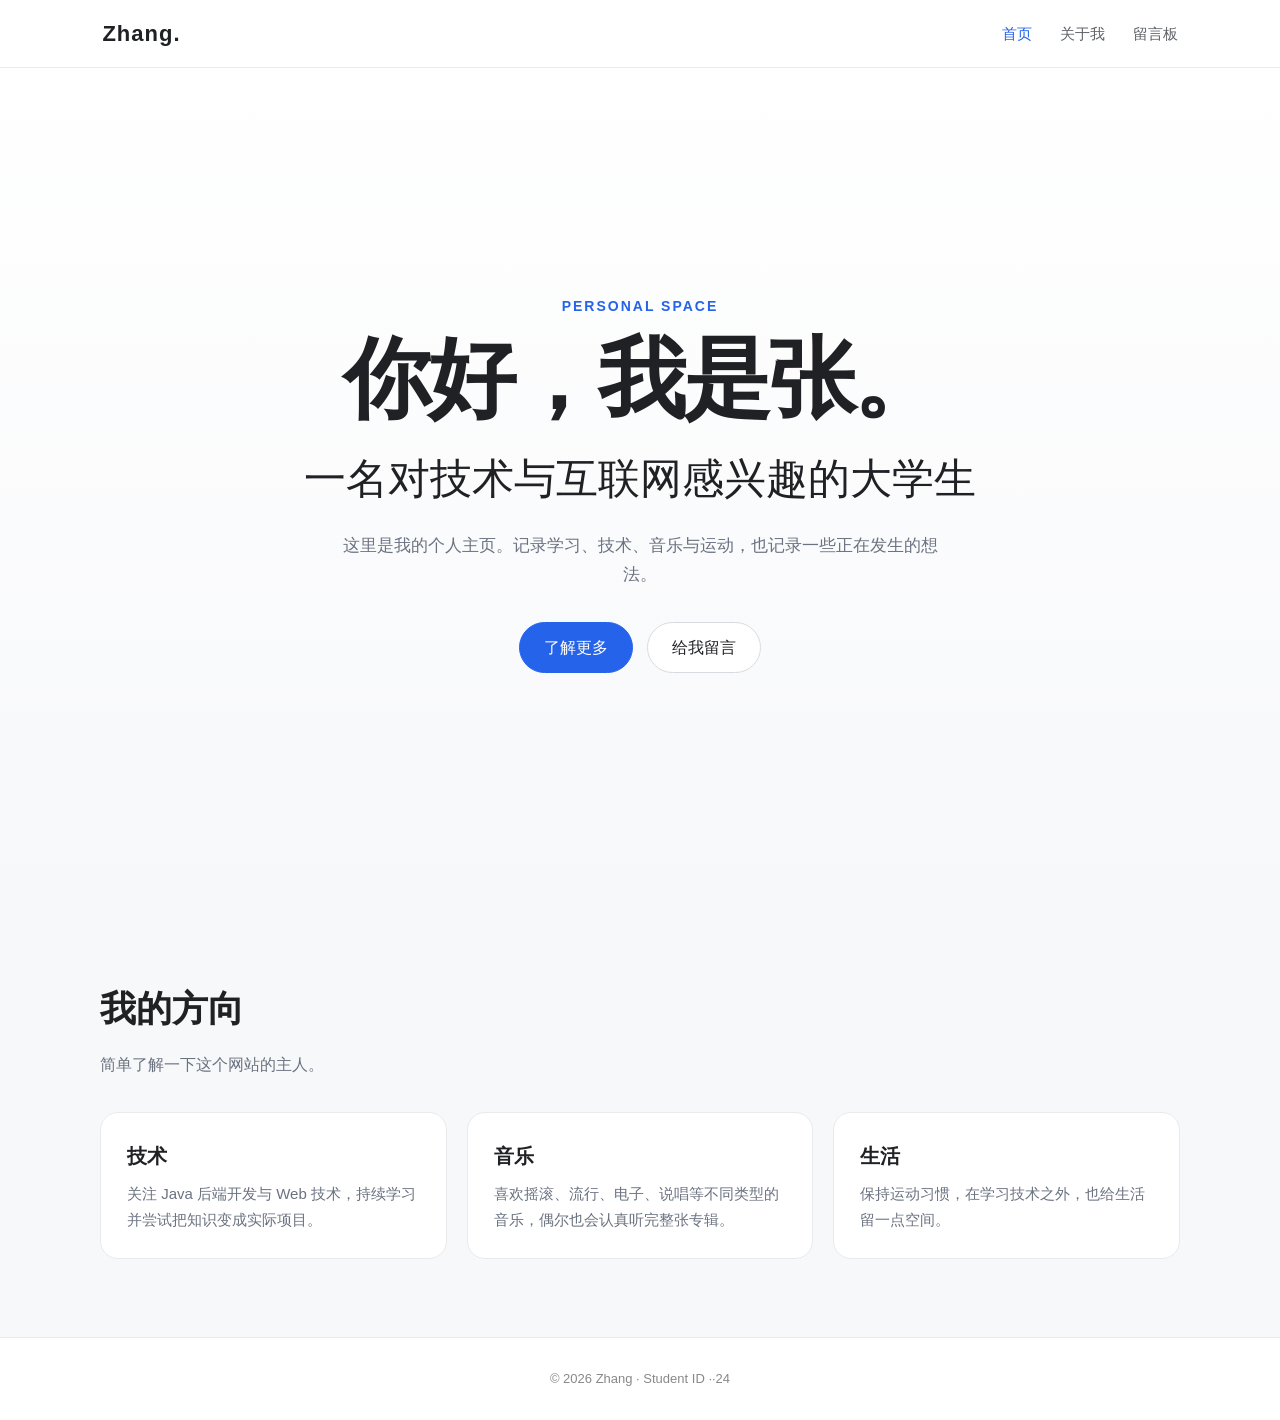
<file: index.html>
<!DOCTYPE html>
<html lang="zh-CN"><head><meta charset="UTF-8"><meta name="viewport" content="width=device-width,initial-scale=1.0"><title>张 · Personal Space</title><link rel="stylesheet" href="css/style.css"></head>
<body>
<nav class="nav"><a class="logo" href="index.html">Zhang.</a><div class="navlinks"><a class="active" href="index.html">首页</a><a href="about.html">关于我</a><a href="message.html">留言板</a></div></nav>
<main>
<section class="hero"><div class="fade"><div class="small">PERSONAL SPACE</div><h1>你好，我是张。</h1><h2>一名对技术与互联网感兴趣的大学生</h2><p>这里是我的个人主页。记录学习、技术、音乐与运动，也记录一些正在发生的想法。</p><div class="buttons"><a class="btn primary" href="about.html">了解更多</a><a class="btn" href="message.html">给我留言</a></div></div></section>
<section class="section"><div class="container"><h2 class="section-title">我的方向</h2><p class="section-sub">简单了解一下这个网站的主人。</p><div class="grid">
<div class="card"><h3>技术</h3><p>关注 Java 后端开发与 Web 技术，持续学习并尝试把知识变成实际项目。</p></div>
<div class="card"><h3>音乐</h3><p>喜欢摇滚、流行、电子、说唱等不同类型的音乐，偶尔也会认真听完整张专辑。</p></div>
<div class="card"><h3>生活</h3><p>保持运动习惯，在学习技术之外，也给生活留一点空间。</p></div>
</div></div></section>
</main><footer class="footer">© 2026 Zhang · Student ID ··24</footer>
</body></html>
</file>
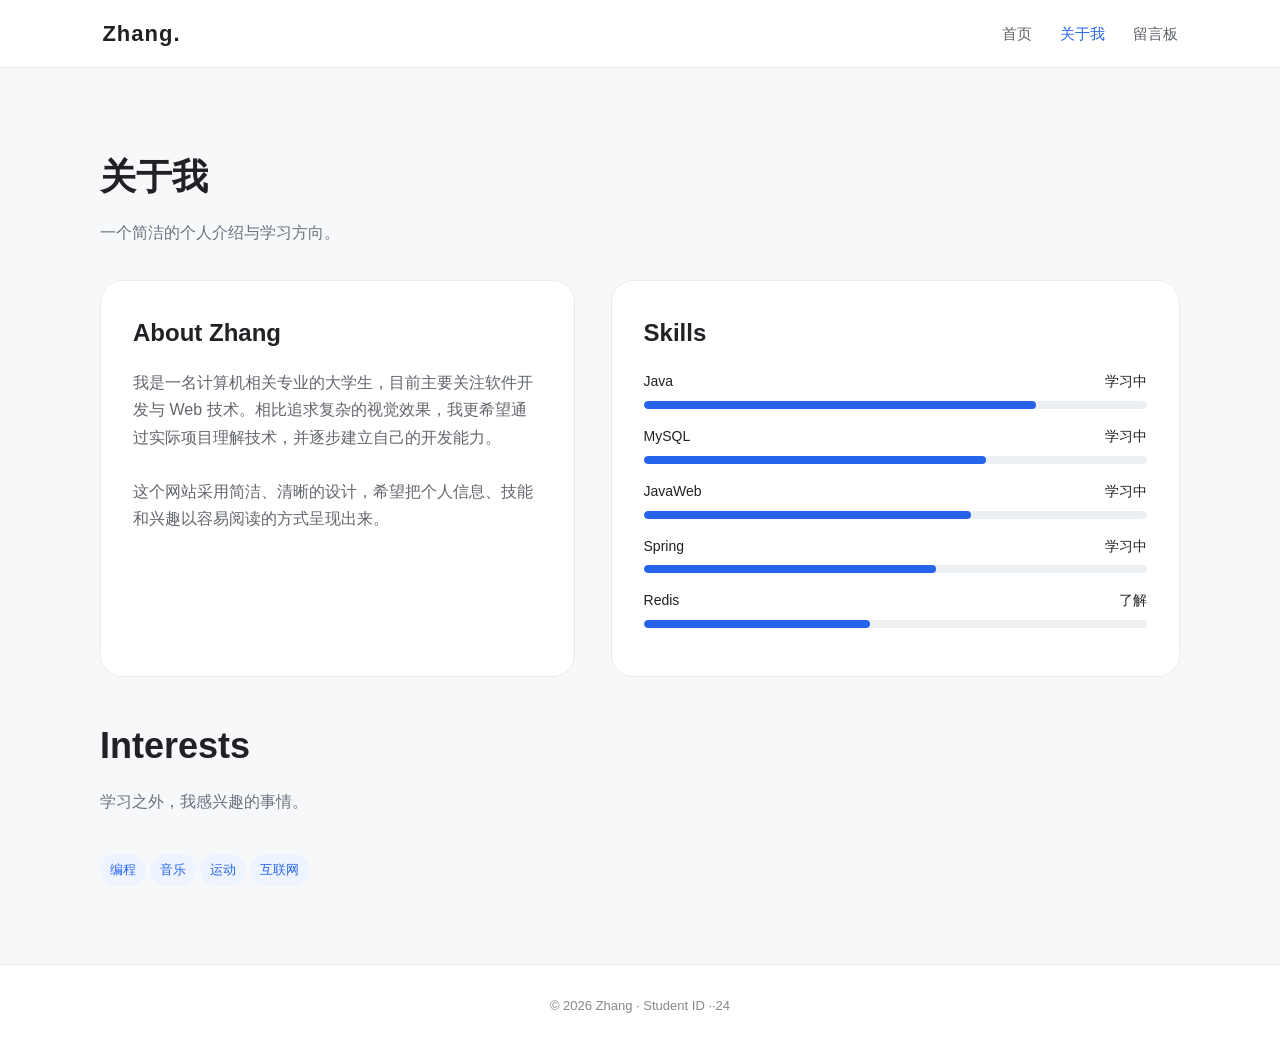
<file: about.html>
<!DOCTYPE html>
<html lang="zh-CN"><head><meta charset="UTF-8"><meta name="viewport" content="width=device-width,initial-scale=1.0"><title>关于我 · Zhang</title><link rel="stylesheet" href="css/style.css"></head>
<body>
<nav class="nav"><a class="logo" href="index.html">Zhang.</a><div class="navlinks"><a href="index.html">首页</a><a class="active" href="about.html">关于我</a><a href="message.html">留言板</a></div></nav>
<main class="section"><div class="container">
<h1 class="section-title fade">关于我</h1><p class="section-sub fade">一个简洁的个人介绍与学习方向。</p>
<div class="profile">
<div class="profile-box fade"><h3>About Zhang</h3><p>我是一名计算机相关专业的大学生，目前主要关注软件开发与 Web 技术。相比追求复杂的视觉效果，我更希望通过实际项目理解技术，并逐步建立自己的开发能力。</p><br><p>这个网站采用简洁、清晰的设计，希望把个人信息、技能和兴趣以容易阅读的方式呈现出来。</p></div>
<div class="profile-box fade"><h3>Skills</h3>
<div class="skill"><div class="skill-top"><span>Java</span><span>学习中</span></div><div class="bar"><div class="fill" style="width:78%"></div></div></div>
<div class="skill"><div class="skill-top"><span>MySQL</span><span>学习中</span></div><div class="bar"><div class="fill" style="width:68%"></div></div></div>
<div class="skill"><div class="skill-top"><span>JavaWeb</span><span>学习中</span></div><div class="bar"><div class="fill" style="width:65%"></div></div></div>
<div class="skill"><div class="skill-top"><span>Spring</span><span>学习中</span></div><div class="bar"><div class="fill" style="width:58%"></div></div></div>
<div class="skill"><div class="skill-top"><span>Redis</span><span>了解</span></div><div class="bar"><div class="fill" style="width:45%"></div></div></div>
</div></div>
<div style="margin-top:38px" class="fade"><h2 class="section-title">Interests</h2><p class="section-sub">学习之外，我感兴趣的事情。</p><span class="tag">编程</span><span class="tag">音乐</span><span class="tag">运动</span><span class="tag">互联网</span></div>
</div></main><footer class="footer">© 2026 Zhang · Student ID ··24</footer>
</body></html>
</file>
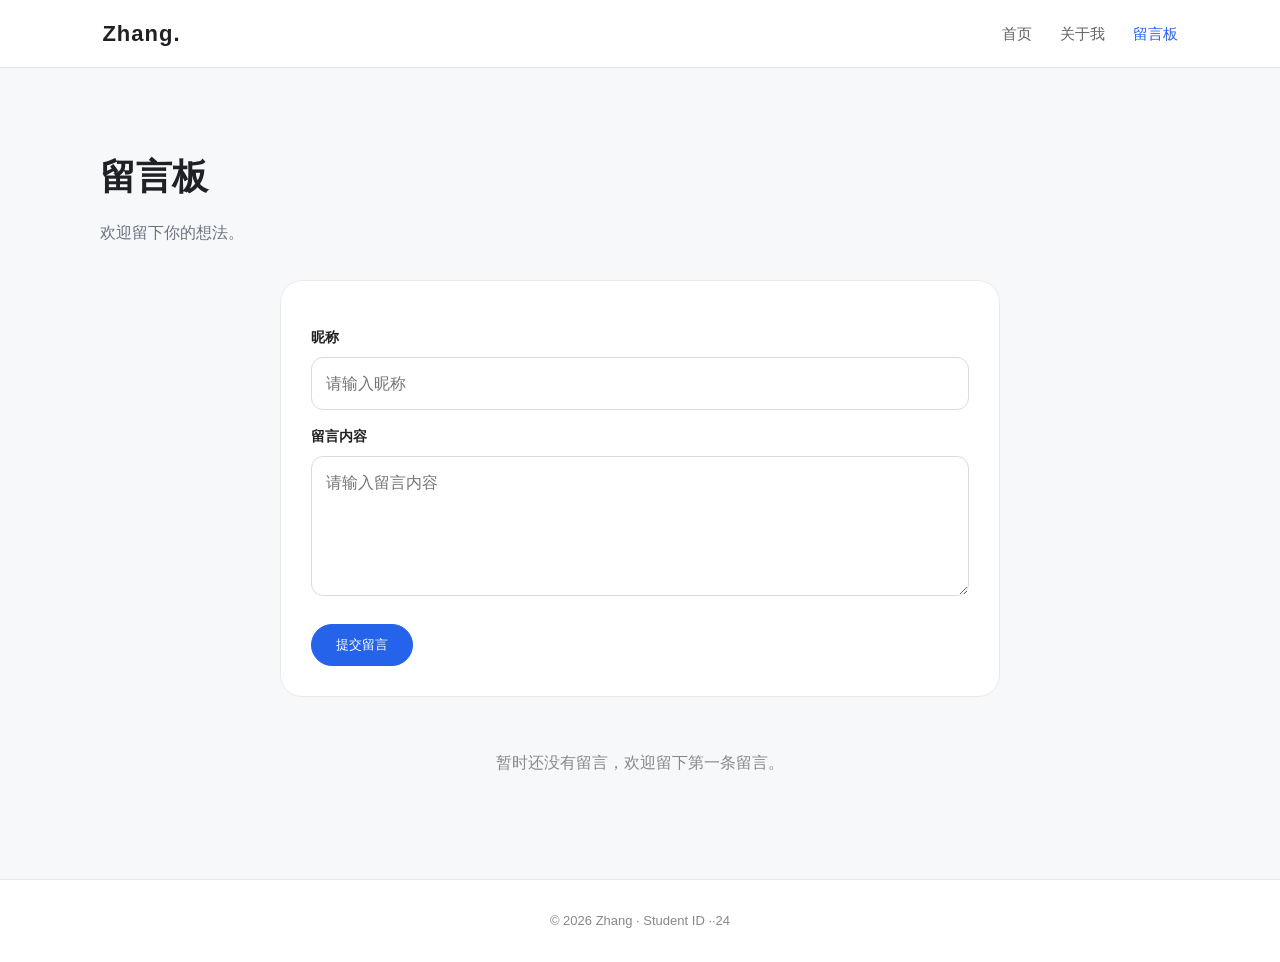
<file: message.html>
<!DOCTYPE html>
<html lang="zh-CN"><head><meta charset="UTF-8"><meta name="viewport" content="width=device-width,initial-scale=1.0"><title>留言板 · Zhang</title><link rel="stylesheet" href="css/style.css"></head>
<body>
<nav class="nav"><a class="logo" href="index.html">Zhang.</a><div class="navlinks"><a href="index.html">首页</a><a href="about.html">关于我</a><a class="active" href="message.html">留言板</a></div></nav>
<main class="section"><div class="container"><h1 class="section-title fade">留言板</h1><p class="section-sub fade">欢迎留下你的想法。</p>
<form id="messageForm" class="form fade"><label for="name">昵称</label><input id="name" maxlength="30" placeholder="请输入昵称"><label for="message">留言内容</label><textarea id="message" maxlength="300" placeholder="请输入留言内容"></textarea><div style="margin-top:20px"><button class="btn primary" type="submit">提交留言</button></div></form>
<div id="messageList" class="messages"></div>
</div></main><footer class="footer">© 2026 Zhang · Student ID ··24</footer>
<script src="js/script.js"></script>
</body></html>
</file>
<file: css/style.css>
*{box-sizing:border-box;margin:0;padding:0}
body{font-family:"Microsoft YaHei","Segoe UI",Arial,sans-serif;background:#f7f8fa;color:#202124;line-height:1.7}
a{text-decoration:none;color:inherit}
.nav{height:68px;background:#fff;border-bottom:1px solid #e8eaed;display:flex;align-items:center;justify-content:space-between;padding:0 8%;position:sticky;top:0;z-index:10}
.logo{font-size:22px;font-weight:700;letter-spacing:1px}
.navlinks{display:flex;gap:28px}
.navlinks a{font-size:15px;color:#5f6368;transition:.25s}
.navlinks a:hover,.navlinks a.active{color:#2563eb}
.container{width:min(1080px,88%);margin:auto}
.hero{min-height:calc(100vh - 68px);display:flex;align-items:center;justify-content:center;text-align:center;padding:80px 0;background:linear-gradient(180deg,#fff 0%,#f7f8fa 100%)}
.hero .small{font-size:14px;color:#2563eb;font-weight:600;letter-spacing:2px;margin-bottom:14px}
.hero h1{font-size:clamp(48px,9vw,88px);line-height:1.05;letter-spacing:-3px;margin-bottom:18px}
.hero h2{font-size:clamp(24px,4vw,42px);font-weight:400;margin-bottom:18px}
.hero p{max-width:620px;margin:0 auto;color:#6b7280;font-size:17px}
.buttons{display:flex;justify-content:center;gap:14px;margin-top:32px;flex-wrap:wrap}
.btn{padding:11px 24px;border-radius:999px;border:1px solid #d7dbe0;background:#fff;color:#202124;transition:.25s;cursor:pointer}
.btn.primary{background:#2563eb;color:#fff;border-color:#2563eb}
.btn:hover{transform:translateY(-2px);box-shadow:0 8px 22px rgba(0,0,0,.09)}
.section{padding:78px 0}
.section-title{font-size:36px;margin-bottom:12px}
.section-sub{color:#6b7280;margin-bottom:34px}
.grid{display:grid;grid-template-columns:repeat(3,1fr);gap:20px}
.card{background:#fff;border:1px solid #e8eaed;border-radius:18px;padding:26px;transition:.25s}
.card:hover{transform:translateY(-5px);box-shadow:0 14px 35px rgba(32,33,36,.08)}
.card h3{margin-bottom:8px;font-size:20px}
.card p{color:#6b7280;font-size:15px}
.tag{display:inline-block;background:#eef4ff;color:#2563eb;padding:5px 10px;border-radius:999px;font-size:13px;margin:4px 4px 0 0}
.profile{display:grid;grid-template-columns:1fr 1.2fr;gap:36px;align-items:stretch}
.profile-box{background:#fff;border:1px solid #e8eaed;border-radius:22px;padding:32px}
.profile-box h3{font-size:24px;margin-bottom:15px}
.profile-box p{color:#62666c}
.skill{margin:16px 0}
.skill-top{display:flex;justify-content:space-between;margin-bottom:7px;font-size:14px}
.bar{height:8px;background:#edf0f2;border-radius:20px;overflow:hidden}
.fill{height:100%;background:#2563eb;border-radius:20px}
.form{max-width:720px;margin:auto;background:#fff;border:1px solid #e8eaed;border-radius:22px;padding:30px}
label{display:block;font-size:14px;font-weight:600;margin:15px 0 7px}
input,textarea{width:100%;border:1px solid #d8dce1;border-radius:12px;padding:12px 14px;font:inherit;outline:none}
input:focus,textarea:focus{border-color:#2563eb;box-shadow:0 0 0 3px #eaf1ff}
textarea{min-height:140px;resize:vertical}
.messages{max-width:720px;margin:28px auto 0}
.message{background:#fff;border:1px solid #e8eaed;border-radius:16px;padding:20px;margin-bottom:12px}
.message .meta{font-size:13px;color:#777;margin-bottom:6px}
.empty{text-align:center;color:#888;padding:24px}
.footer{padding:30px 0;border-top:1px solid #e8eaed;text-align:center;color:#888;font-size:13px;background:#fff}
.fade{animation:fade .7s ease both}
@keyframes fade{from{opacity:0;transform:translateY(14px)}to{opacity:1;transform:none}}
@media(max-width:760px){
 .nav{padding:0 5%}.navlinks{gap:12px}.navlinks a{font-size:13px}
 .grid,.profile{grid-template-columns:1fr}.section{padding:55px 0}
 .hero{padding:60px 0}.hero h1{letter-spacing:-2px}
}
</file>
